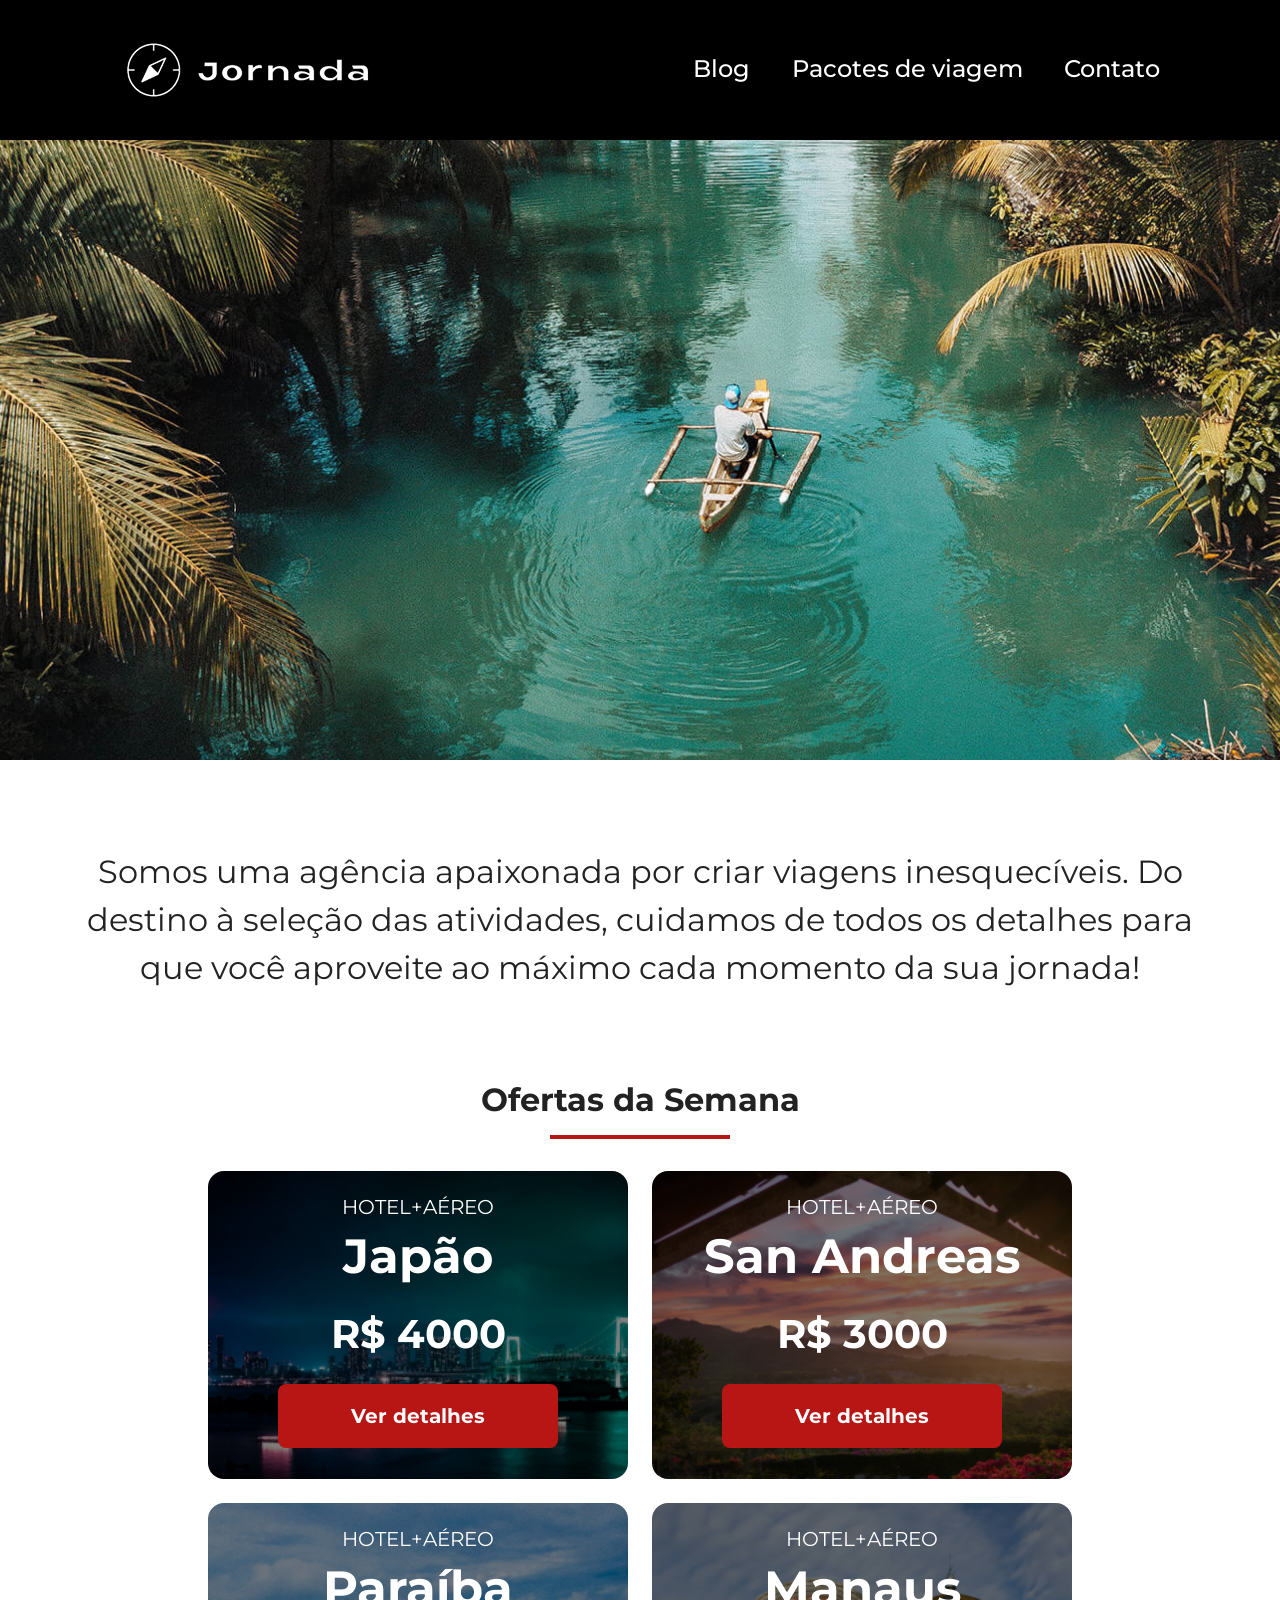
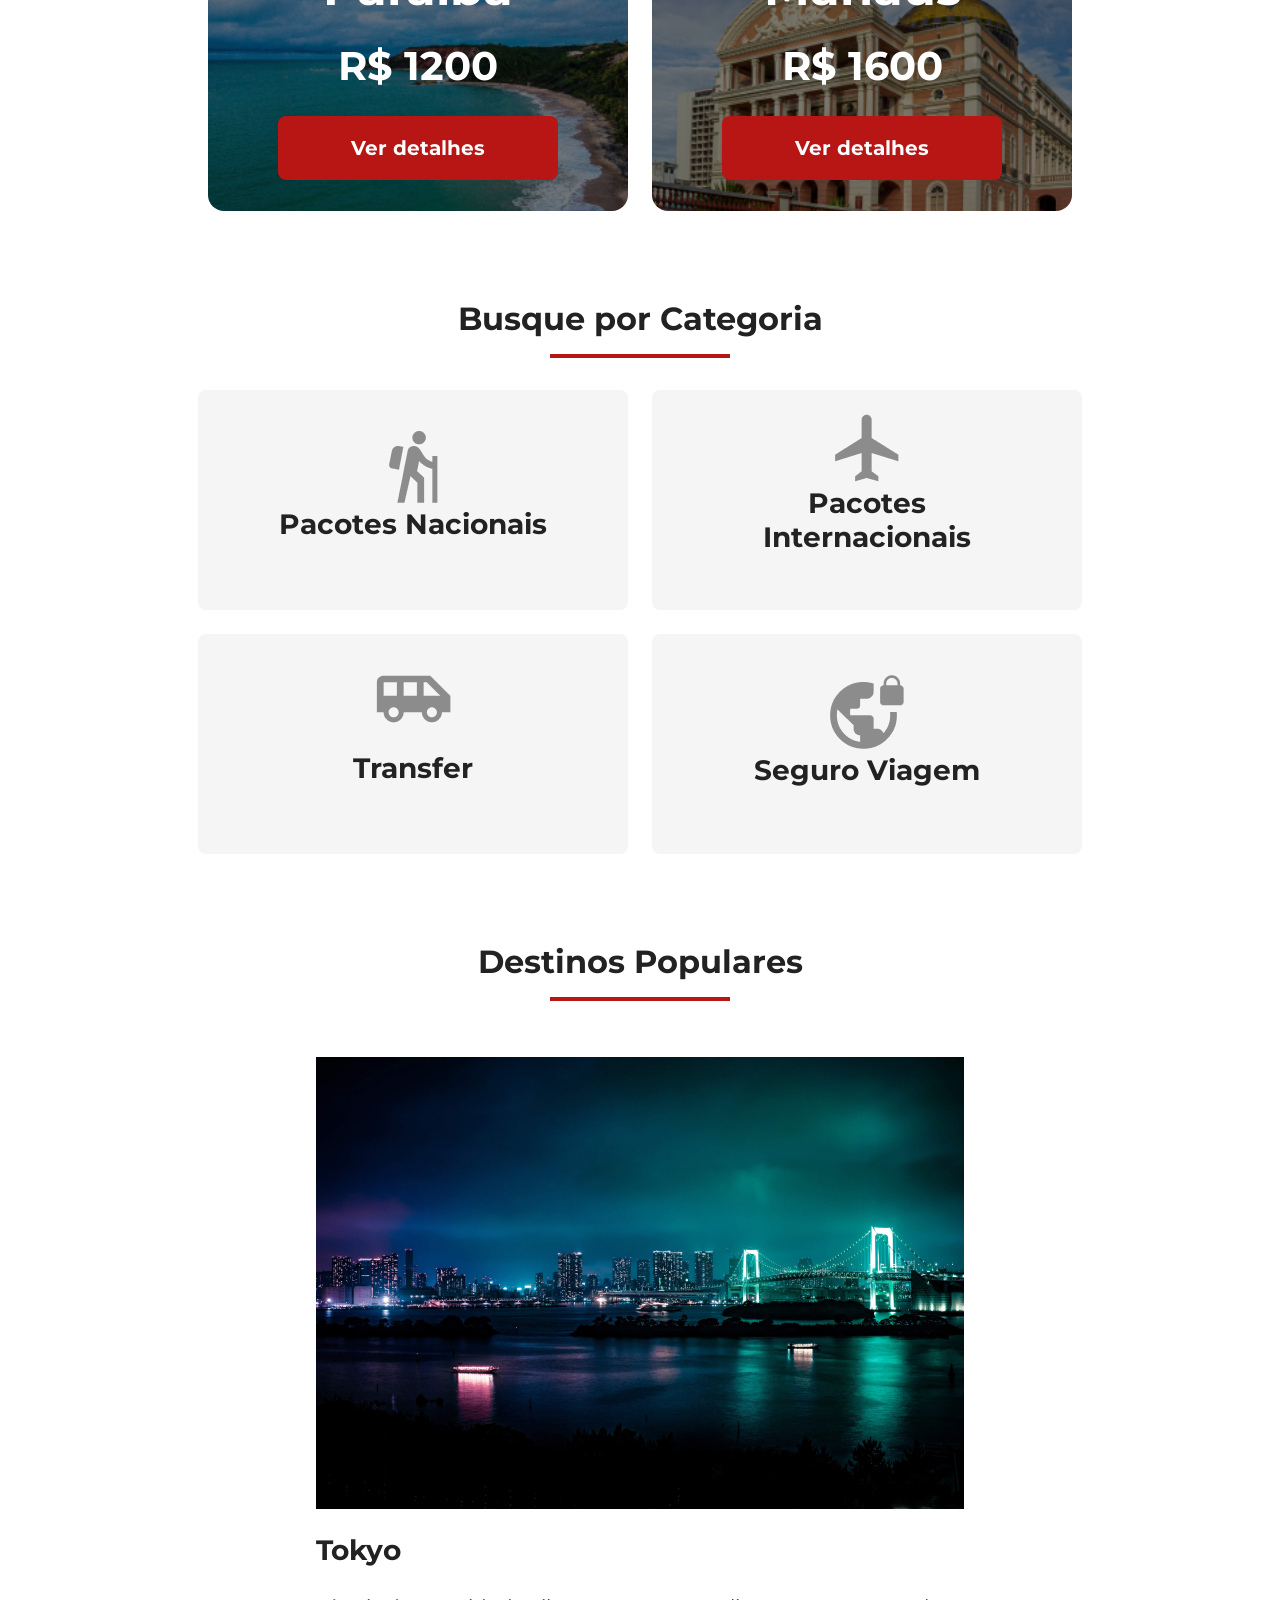
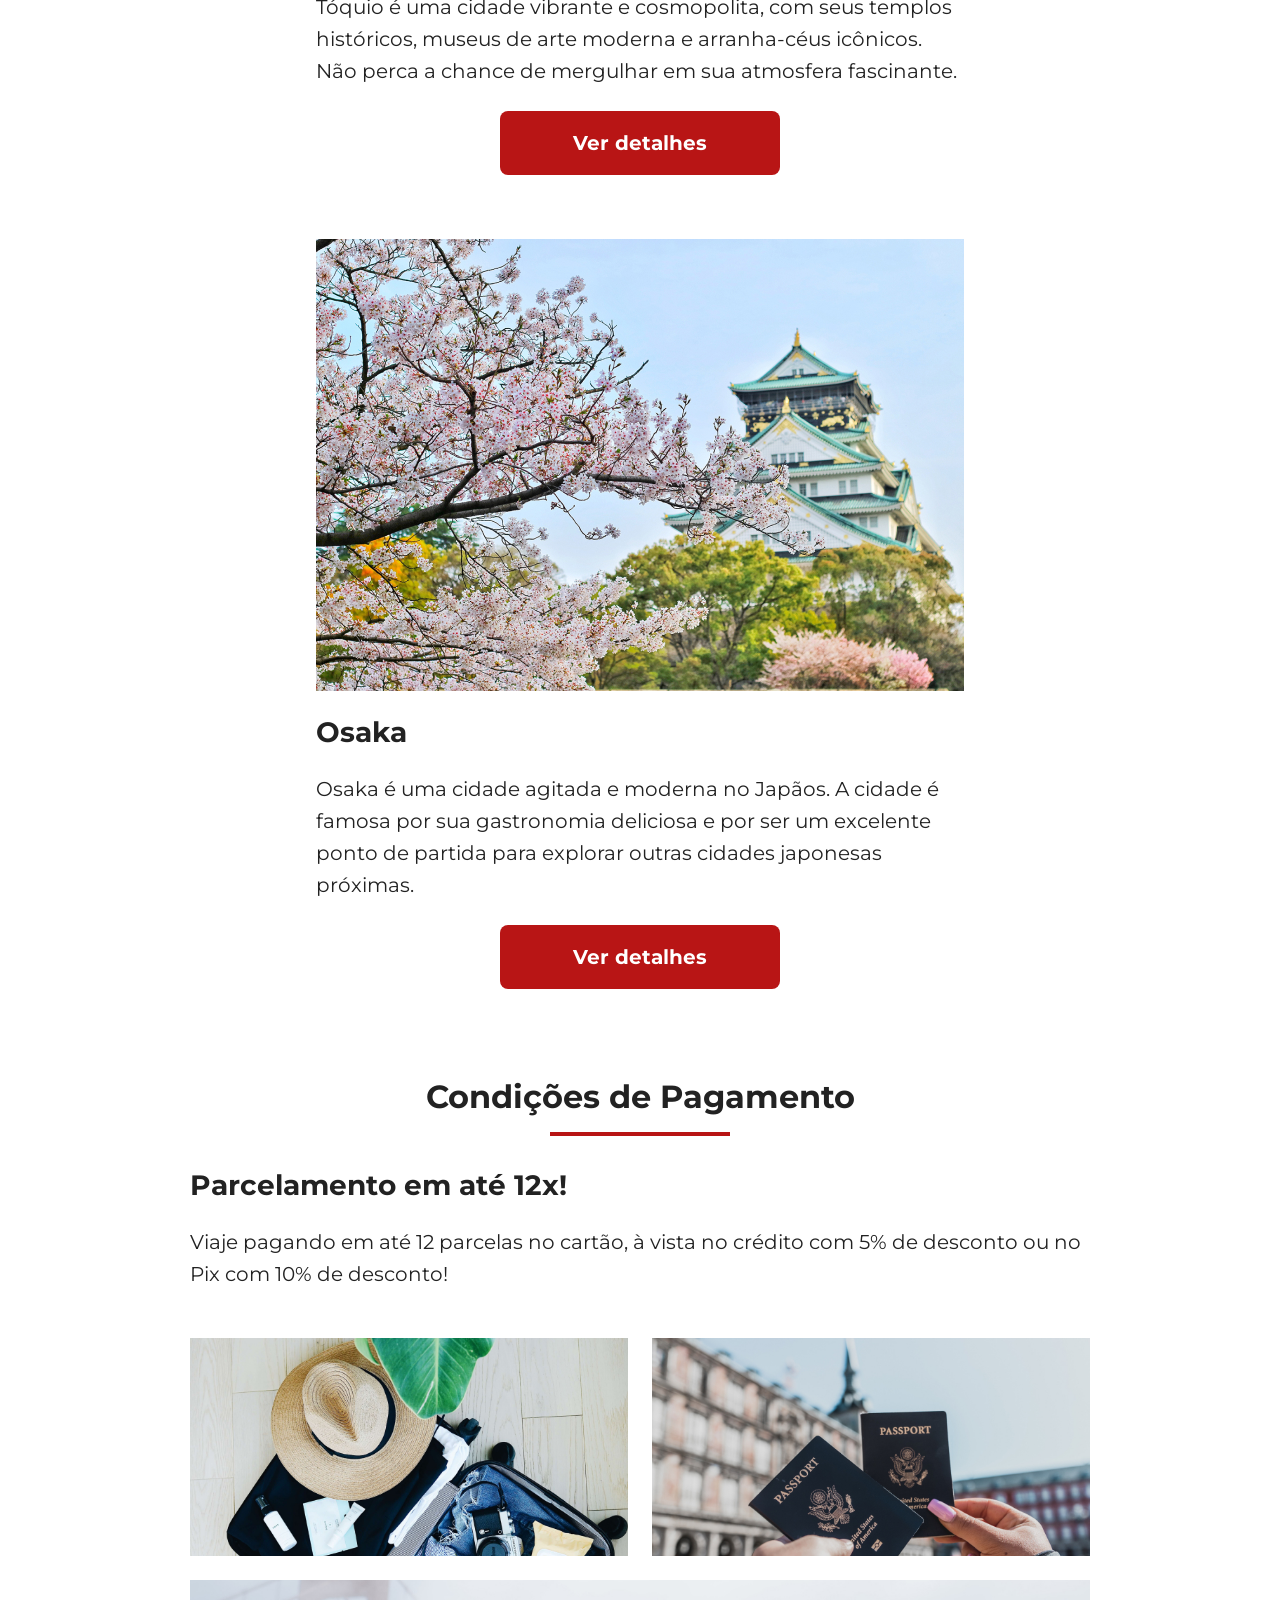
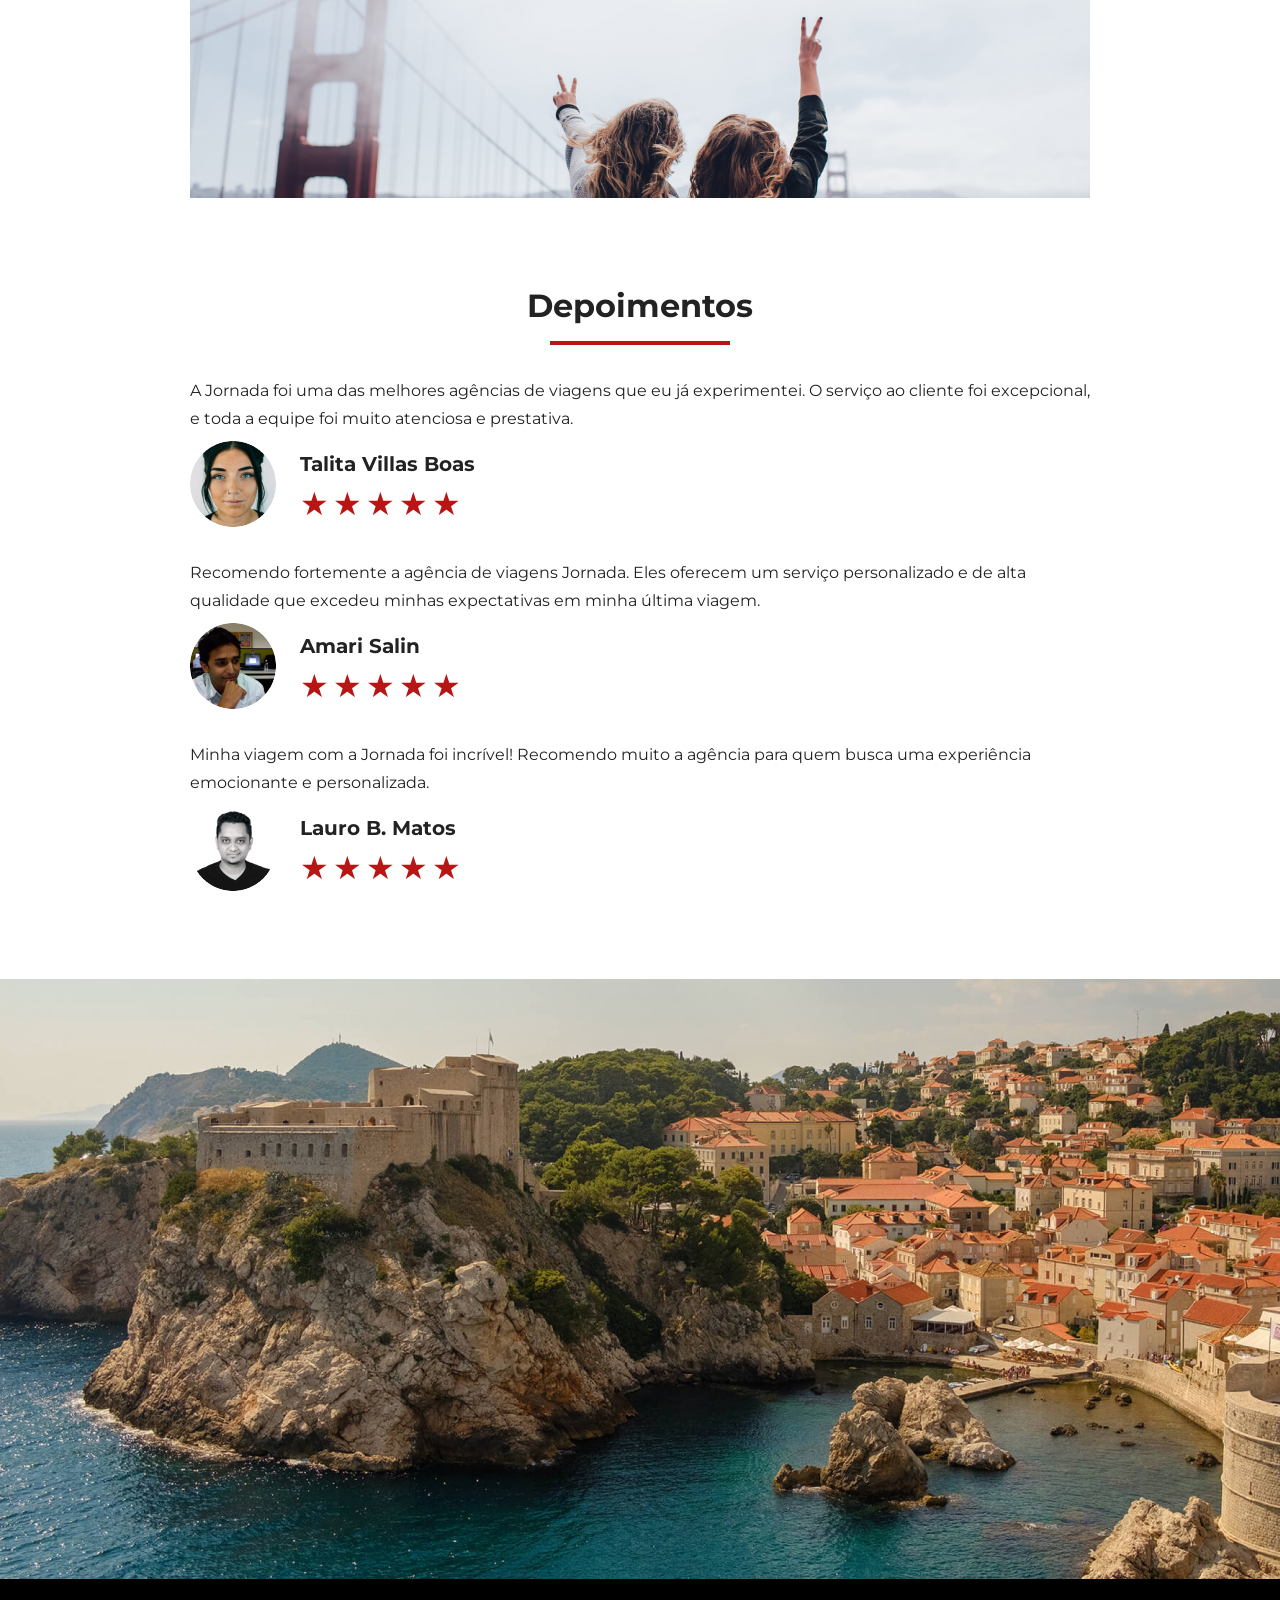
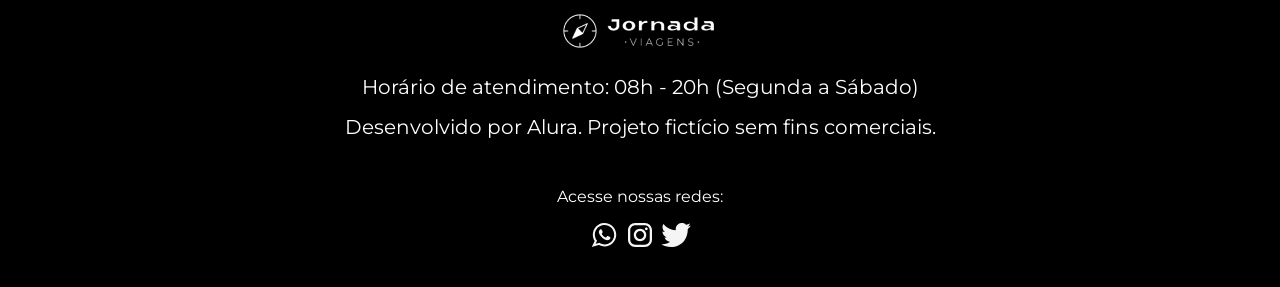
<file: index.html>
<!doctype html>
<html lang="pt-BR">
  <head>
    <meta charset="UTF-8" />
    <meta name="viewport" content="width=device-width, initial-scale=1.0" />
    <meta
      name="description"
      content="Jornada Viagens, uma agência apaixonada por criar viagens inesquecíveis."
    />
    <meta name="og:title" content="Jornada Viagens" />
    <meta
      name="og:description"
      content="Jornada Viagens, uma agência apaixonada por criar viagens inesquecíveis."
    />
    <meta
      name="og:image"
      content="https://ervcit-hub.github.io/jornada-viagens/img/Logo-rodape.png"
    />
    <meta name="og:type" content="website" />
    <meta
      name="og:url"
      content="https://ervcit-hub.github.io/jornada-viagens"
    />
    <link rel="icon" href="../jornada-viagens/img/favicon.svg" type="xml/svg" />
    <link rel="stylesheet" href="css/style.css" />
    <title>Jornada Viagens</title>
  </head>
  <body>
    <header class="main-header">
      <a class="logo" href="index.html" title="voltar para a página inicial"
        ><img
          class="img-mobile"
          src="img/bussola-jornada-branca.png"
          alt="Bussola do logo Jornada Viagens na cor branca"
        />
        <img
          class="img-desktop"
          src="img/bussola-texto-jornada-branca.png"
          alt="logo Jornada Viagens na cor branca"
        />
      </a>
      <div class="navigation-menu">
        <label for="menu">
          <img src="img/menu.png" alt="menu" />
        </label>
        <input type="checkbox" id="menu" hidden />

        <nav>
          <ul class="list-links">
            <li>
              <a href="blog.html" target="_blank" title="Acessar Blog">Blog</a>
            </li>
            <li>
              <a
                href="pacotes.html"
                target="_blank"
                title="Acessar Pacotes de viagem"
                >Pacotes de viagem</a
              >
            </li>
            <li>
              <a href="contato.html" target="_blank" title="Acessar Contato"
                >Contato</a
              >
            </li>
          </ul>
        </nav>
      </div>
    </header>
    <main>
      <section class="hero">
        <div class="hero-img"></div>
        <h2>
          Somos uma agência apaixonada por criar viagens inesquecíveis. Do
          destino à seleção das atividades, cuidamos de todos os detalhes para
          que você aproveite ao máximo cada momento da sua jornada!
        </h2>
      </section>
      <section class="offers">
        <div class="section-title">
          <h2>Ofertas da Semana</h2>
          <hr />
        </div>
        <div class="offers-cards">
          <article class="card japao">
            <header>
              <p>HOTEL+AÉREO</p>
              <h3>
                Japão<br />
                <span>R$ 4000</span>
              </h3>
            </header>
            <footer><a href="#" class="button">Ver detalhes</a></footer>
          </article>
          <article class="card san-andreas">
            <header>
              <p>HOTEL+AÉREO</p>
              <h3>
                San Andreas<br />
                <span>R$ 3000</span>
              </h3>
            </header>
            <footer><a href="#" class="button">Ver detalhes</a></footer>
          </article>
          <article class="card paraiba">
            <header>
              <p>HOTEL+AÉREO</p>
              <h3>
                Paraíba <br />
                <span>R$ 1200</span>
              </h3>
            </header>
            <footer><a href="#" class="button">Ver detalhes</a></footer>
          </article>
          <article class="card manaus">
            <header>
              <p>HOTEL+AÉREO</p>
              <h3>
                Manaus<br />
                <span>R$ 1600</span>
              </h3>
            </header>
            <footer><a href="#" class="button">Ver detalhes</a></footer>
          </article>
        </div>
      </section>
      <section class="categories">
        <div class="section-title">
          <h2>Busque por Categoria</h2>
          <hr />
        </div>
        <div class="categories-cards">
          <a
            href="#"
            class="card pacotes-nacionais"
            target="_blank"
            title="Acessar pacotes nacionais"
          >
            <img
              src="img/mobile- pacotes nacionais.png"
              alt="Icone de pessoa fazendo trilha representando pacotes nacionais"
            />
            <h3 class="content-title">Pacotes Nacionais</h3>
          </a>
          <a
            href="#"
            class="card pacotes-internacionais"
            target="_blank"
            title="Acessar pacotes internacionais"
          >
            <img
              src="img/mobile - pacotes interacionais.png"
              alt="Icone de Avião representando pacotes internacionais"
            />
            <h3 class="content-title">
              Pacotes <br />
              Internacionais
            </h3>
          </a>
          <a
            href="#"
            class="card transfer"
            target="_blank"
            title="Acessar Transfer"
          >
            <img
              src="img/mobile-transfer.png"
              alt="Icone de van representando transfer"
            />
            <h3 class="content-title">Transfer</h3>
          </a>
          <a
            href="#"
            class="card"
            target="_blank"
            title="Acessar Seguro Viagem"
          >
            <img
              src="img/mobile-seguro viagem.png"
              alt="Icone do planeta com cadeado representando seguro viagem"
            />
            <h3 class="content-title">Seguro Viagem</h3>
          </a>
        </div>
      </section>
      <section class="destinations">
        <div class="section-title">
          <h2>Destinos Populares</h2>
          <hr />
        </div>
        <div class="destination-items">
          <article class="item">
            <header>
              <div class="img-item tokyo"></div>
              <h3 class="content-title">Tokyo</h3>
            </header>
            <p class="content-text">
              Tóquio é uma cidade vibrante e cosmopolita, com seus templos
              históricos, museus de arte moderna e arranha-céus icônicos. Não
              perca a chance de mergulhar em sua atmosfera fascinante.
            </p>
            <footer>
              <a
                href="#"
                class="button"
                target="_blank"
                title="Veja mais detalhes do destino Tokyo"
                >Ver detalhes</a
              >
            </footer>
          </article>
          <article class="item">
            <header>
              <div class="img-item osaka"></div>
              <h3 class="content-title">Osaka</h3>
            </header>
            <p class="content-text">
              Osaka é uma cidade agitada e moderna no Japãos. A cidade é famosa
              por sua gastronomia deliciosa e por ser um excelente ponto de
              partida para explorar outras cidades japonesas próximas.
            </p>
            <footer>
              <a
                href="#"
                class="button"
                target="_blank"
                title="Veja mais detalhes do destino Osaka"
                >Ver detalhes</a
              >
            </footer>
          </article>
        </div>
      </section>
      <section class="payments">
        <div class="section-title">
          <h2>Condições de Pagamento</h2>
          <hr />
        </div>
        <div class="content-container">
          <div class="text-content">
            <h3 class="content-title">Parcelamento em até 12x!</h3>
            <p class="content-text">
              Viaje pagando em até 12 parcelas no cartão, à vista no crédito com
              5% de desconto ou no Pix com 10% de desconto!
            </p>
          </div>
          <div class="image-gallery">
            <div class="image bag"></div>
            <div class="image passport"></div>
            <div class="image bridge colspan-2"></div>
          </div>
        </div>
      </section>
      <section class="testimonials">
        <div class="section-title">
          <h2>Depoimentos</h2>
          <hr />
        </div>
        <div class="testimonial-container">
          <article>
            <header>
              <p>
                A Jornada foi uma das melhores agências de viagens que eu já
                experimentei. O serviço ao cliente foi excepcional, e toda a
                equipe foi muito atenciosa e prestativa.
              </p>
            </header>
            <footer>
              <img
                src="img/Avatar-Talita.png"
                alt="Imagem de perfil da cliente Talita Villas Boas"
              />
              <div class="profile-content">
                <h3>Talita Villas Boas</h3>
                <div class="rating">
                  <span class="star">★</span>
                  <span class="star">★</span>
                  <span class="star">★</span>
                  <span class="star">★</span>
                  <span class="star">★</span>
                </div>
              </div>
            </footer>
          </article>
          <article>
            <header>
              <p>
                Recomendo fortemente a agência de viagens Jornada. Eles oferecem
                um serviço personalizado e de alta qualidade que excedeu minhas
                expectativas em minha última viagem.
              </p>
            </header>
            <footer>
              <img
                src="img/Avatar-Amari.png"
                alt="Imagem de perfil da cliente Amari Salin"
              />
              <div class="profile-content">
                <h3>Amari Salin</h3>
                <div class="rating">
                  <span class="star">★</span>
                  <span class="star">★</span>
                  <span class="star">★</span>
                  <span class="star">★</span>
                  <span class="star">★</span>
                </div>
              </div>
            </footer>
          </article>
          <article>
            <header>
              <p>
                Minha viagem com a Jornada foi incrível! Recomendo muito a
                agência para quem busca uma experiência emocionante e
                personalizada.
              </p>
            </header>
            <footer>
              <img
                src="img/Avatar-Lauro.png"
                alt="Imagem de perfil da cliente Lauro B. Matos"
              />
              <div class="profile-content">
                <h3>Lauro B. Matos</h3>
                <div class="rating">
                  <span class="star">★</span>
                  <span class="star">★</span>
                  <span class="star">★</span>
                  <span class="star">★</span>
                  <span class="star">★</span>
                </div>
              </div>
            </footer>
          </article>
        </div>
      </section>
    </main>

    <section class="bottom-hero">
      <div class="hero-img"></div>
    </section>
    <footer class="main-footer">
      <div class="footer-content">
        <img src="img/Logo-rodape.png" alt="logo completo do Jornada Viagens" />
        <p>Horário de atendimento: 08h - 20h (Segunda a Sábado)</p>
        <p>Desenvolvido por Alura. Projeto fictício sem fins comerciais.</p>
      </div>
      <div class="footer-social">
        <p>Acesse nossas redes:</p>
        <a
          href="#"
          target="_blank"
          title="Entre em contato através do whatsapp"
        >
          <img src="img/Whatsapp.svg" alt="icone do Whatsapp na cor branca"
        /></a>
        <a
          href="#"
          target="_blank"
          title="Acesse o Instagram do Jornada Viagens"
        >
          <img src="img/Instagram.svg" alt="icone do Instragam na cor branca"
        /></a>
        <a
          href="#"
          target="_blank"
          title="Acesse o Twitter/X do Jornada Viagens"
        >
          <img src="img/Twitter.svg" alt="icone do Twitter/X na cor branca"
        /></a>
      </div>
    </footer>
  </body>
</html>
</file>
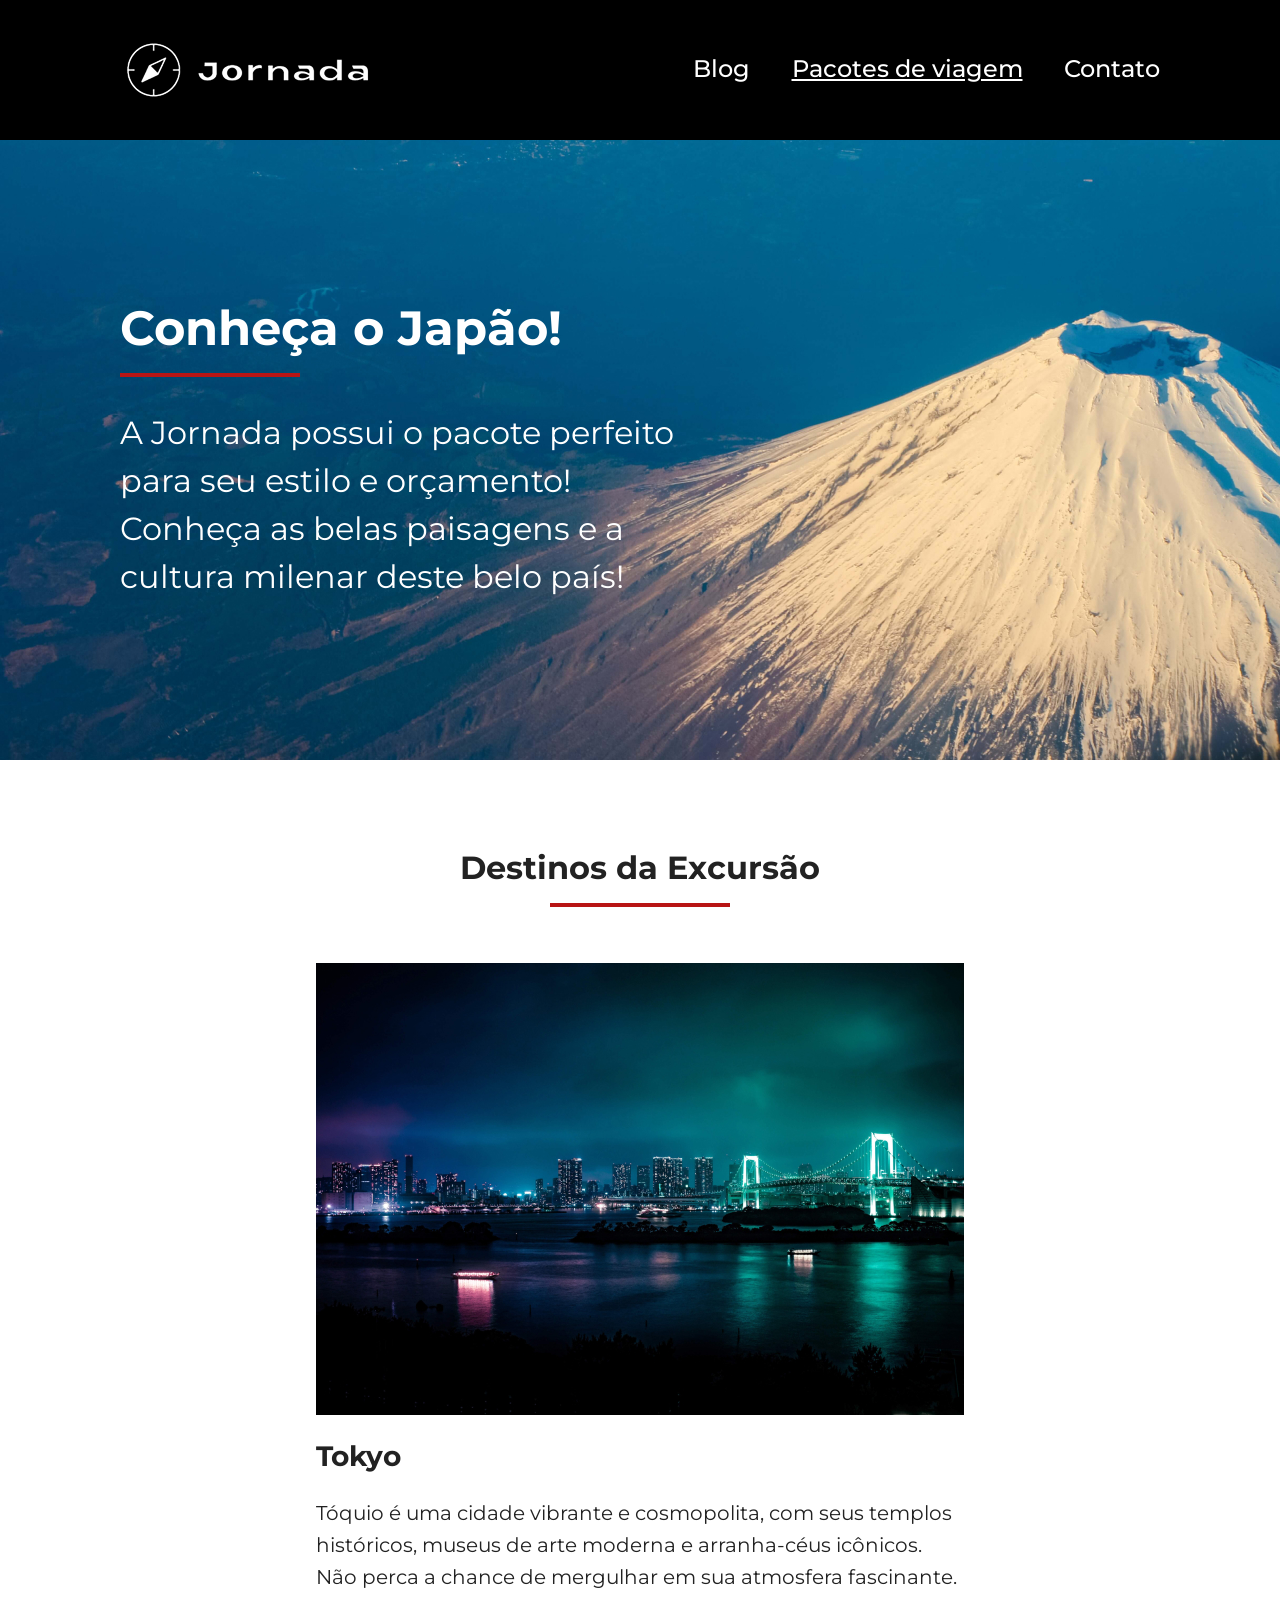
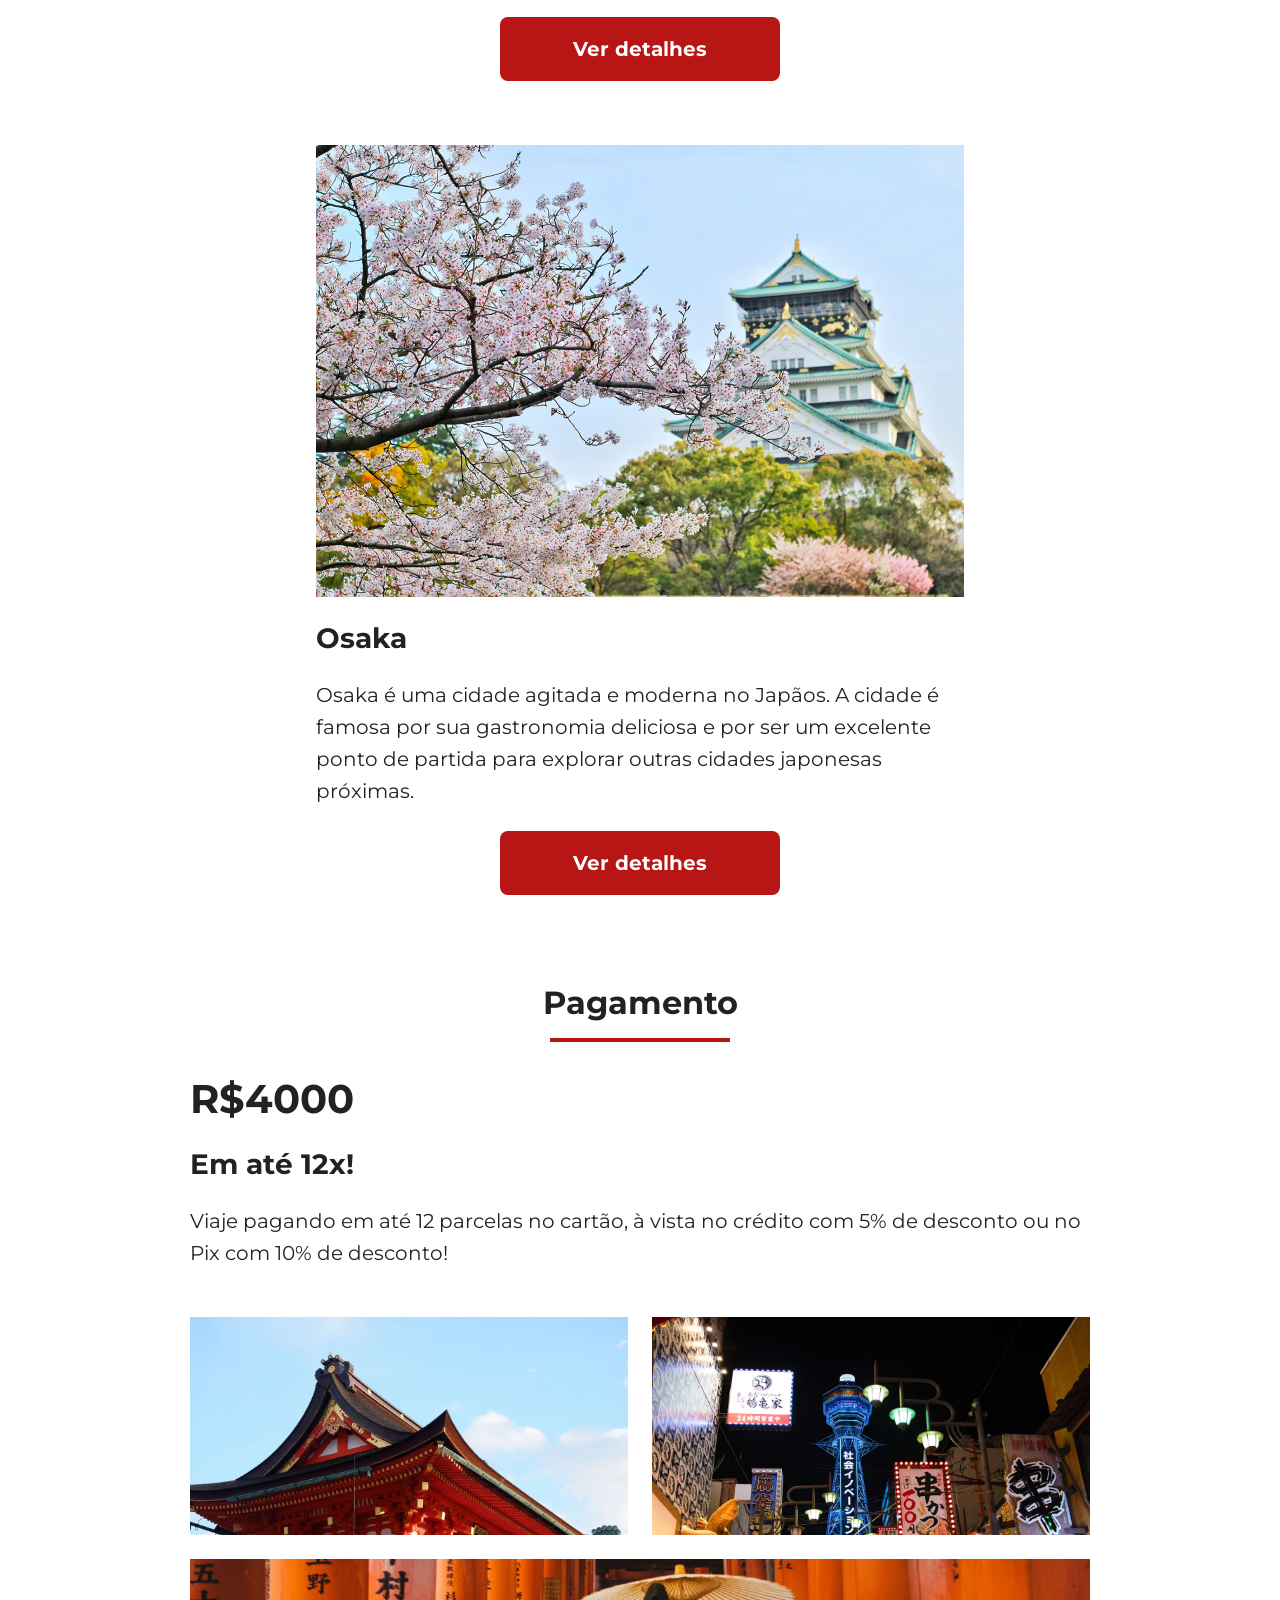
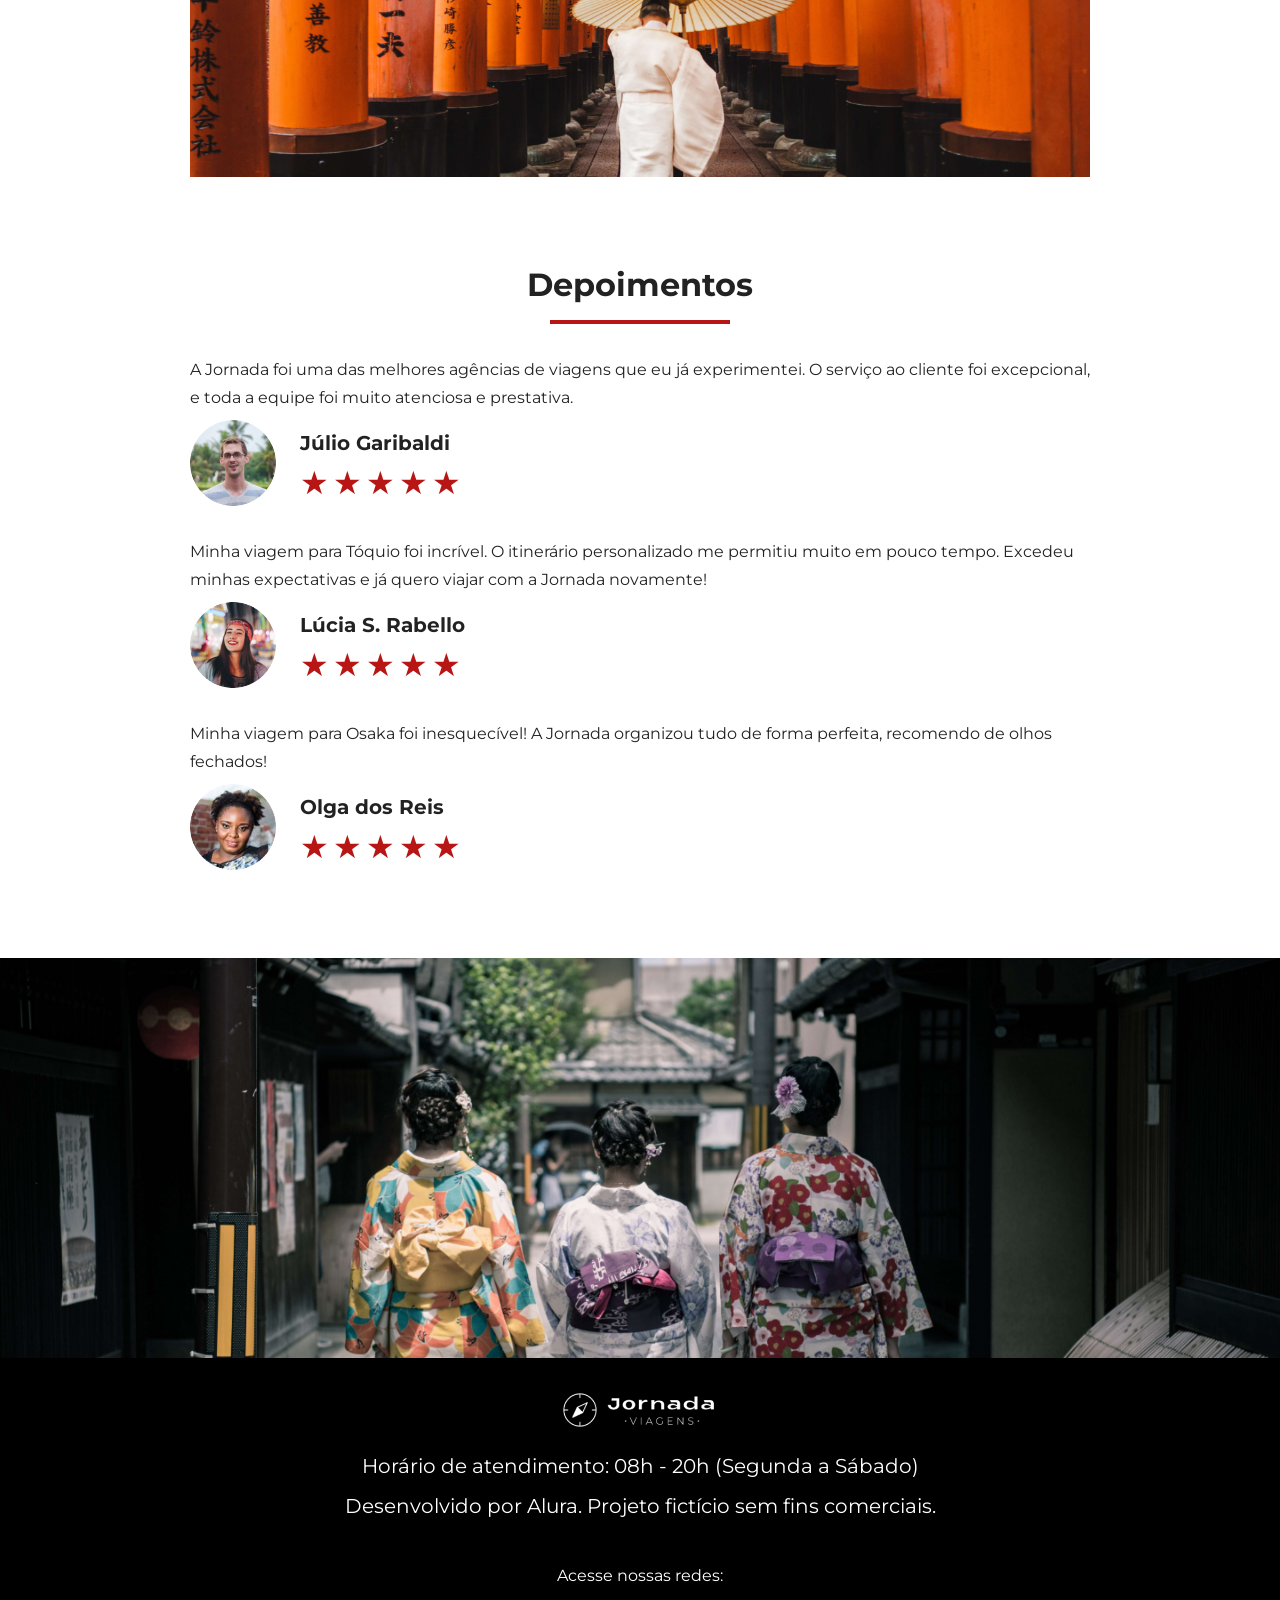
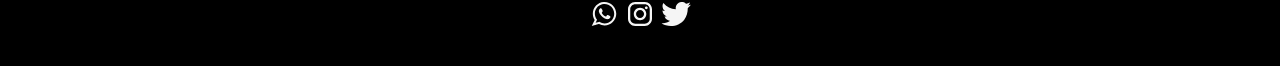
<file: pacotes.html>
<!doctype html>
<html lang="pt-BR">
  <head>
    <meta charset="UTF-8" />
    <meta name="viewport" content="width=device-width, initial-scale=1.0" />
    <meta
      name="description"
      content="Jornada Viagens, uma agência apaixonada por criar viagens inesquecíveis."
    />
    <meta name="og:title" content="Jornada Viagens" />
    <meta
      name="og:description"
      content="Jornada Viagens, uma agência apaixonada por criar viagens inesquecíveis."
    />
    <meta
      name="og:image"
      content="https://ervcit-hub.github.io/jornada-viagens/img/Logo-rodape.png"
    />
    <meta name="og:type" content="website" />
    <meta
      name="og:url"
      content="https://ervcit-hub.github.io/jornada-viagens"
    />
    <link rel="icon" href="../jornada-viagens/img/favicon.svg" type="xml/svg" />
    <link rel="stylesheet" href="css/style.css" />
    <title>Jornada Viagens</title>
  </head>
  <body>
    <header class="main-header">
      <a class="logo" href="index.html" title="voltar para a página inicial"
        ><img
          class="img-mobile"
          src="img/bussola-jornada-branca.png"
          alt="Bussola do logo Jornada Viagens na cor branca"
        />
        <img
          class="img-desktop"
          src="img/bussola-texto-jornada-branca.png"
          alt="logo Jornada Viagens na cor branca"
        />
      </a>
      <div class="navigation-menu">
        <label for="menu">
          <img src="img/menu.png" alt="menu" />
        </label>
        <input type="checkbox" id="menu" hidden />

        <nav>
          <ul class="list-links">
            <li>
              <a href="blog.html" target="_blank" title="Acessar Blog">Blog</a>
            </li>
            <li>
              <a class="active"
                href="pacotes.html"
                target="_blank"
                title="Acessar Pacotes de viagem"
                >Pacotes de viagem</a
              >
            </li>
            <li>
              <a href="contato.html" target="_blank" title="Acessar Contato"
                >Contato</a
              >
            </li>
          </ul>
        </nav>
      </div>
    </header>
    <main>
      <section class="travel-packages hero">
        <div class="hero-img">
          <div class="hero-content">
            <h1>Conheça o Japão!</h1>
            <hr>
            <p>A Jornada possui o pacote perfeito para seu estilo e orçamento! Conheça as belas paisagens e a  cultura milenar deste belo país!</p>
          </div>
        </div>
      </section>
      <section class="destinations">
        <div class="section-title">
          <h2>Destinos da Excursão</h2>
          <hr />
        </div>
        <div class="destination-items">
          <article class="item">
            <header>
              <div class="img-item tokyo"></div>
              <h3 class="content-title">Tokyo</h3>
            </header>
            <p class="content-text">
              Tóquio é uma cidade vibrante e cosmopolita, com seus templos
              históricos, museus de arte moderna e arranha-céus icônicos. Não
              perca a chance de mergulhar em sua atmosfera fascinante.
            </p>
            <footer>
              <a
                href="#"
                class="button"
                target="_blank"
                title="Veja mais detalhes do destino Tokyo"
                >Ver detalhes</a
              >
            </footer>
          </article>
          <article class="item">
            <header>
              <div class="img-item osaka"></div>
              <h3 class="content-title">Osaka</h3>
            </header>
            <p class="content-text">
              Osaka é uma cidade agitada e moderna no Japãos. A cidade é famosa
              por sua gastronomia deliciosa e por ser um excelente ponto de
              partida para explorar outras cidades japonesas próximas.
            </p>
            <footer>
              <a
                href="#"
                class="button"
                target="_blank"
                title="Veja mais detalhes do destino Osaka"
                >Ver detalhes</a
              >
            </footer>
          </article>
        </div>
      </section>
      <section class="travel-packages payments">
        <div class="section-title">
          <h2>Pagamento</h2>
          <hr />
        </div>
        <div class="content-container">
          <div class="text-content">
            <h3 class="content-title">R$4000</h3>
            <h4 class="content-title">Em até 12x!</h4>
            <p class="content-text">
              Viaje pagando em até 12 parcelas no cartão, à vista no crédito com 5% de desconto ou no Pix com 10% de desconto! 
            </p>
          </div>
          <div class="image-gallery">
            <div class="image first"></div>
            <div class="image second"></div>
            <div class="image third colspan-2"></div>
          </div>
        </div>
      </section>
      <section class="testimonials">
        <div class="section-title">
          <h2>Depoimentos</h2>
          <hr />
        </div>
        <div class="testimonial-container">
          <article>
            <header>
              <p>
                A Jornada foi uma das melhores agências de viagens que eu já
                experimentei. O serviço ao cliente foi excepcional, e toda a
                equipe foi muito atenciosa e prestativa.
              </p>
            </header>
            <footer>
              <img
                src="img/pacotes/avatar-julio.png"
                alt="Imagem de perfil do cliente Júlio Garibaldi"
              />
              <div class="profile-content">
                <h3>Júlio Garibaldi</h3>
                <div class="rating">
                  <span class="star">★</span>
                  <span class="star">★</span>
                  <span class="star">★</span>
                  <span class="star">★</span>
                  <span class="star">★</span>
                </div>
              </div>
            </footer>
          </article>
          <article>
            <header>
              <p>
                Minha viagem para Tóquio foi incrível. O itinerário personalizado me permitiu muito em pouco tempo. Excedeu minhas expectativas e já quero viajar com a Jornada novamente!
              </p>
            </header>
            <footer>
              <img
                src="img/pacotes/avatar-lucia.png"
                alt="Imagem de perfil da cliente Lúcia S. Rabello"
              />
              <div class="profile-content">
                <h3>Lúcia S. Rabello</h3>
                <div class="rating">
                  <span class="star">★</span>
                  <span class="star">★</span>
                  <span class="star">★</span>
                  <span class="star">★</span>
                  <span class="star">★</span>
                </div>
              </div>
            </footer>
          </article>
          <article>
            <header>
              <p>
                Minha viagem para Osaka foi inesquecível! A Jornada organizou tudo de forma perfeita, recomendo de olhos fechados!
              </p>
            </header>
            <footer>
              <img
                src="img/pacotes/avatar-olga.png"
                alt="Imagem de perfil da cliente Olga dos Reis"
              />
              <div class="profile-content">
                <h3>Olga dos Reis</h3>
                <div class="rating">
                  <span class="star">★</span>
                  <span class="star">★</span>
                  <span class="star">★</span>
                  <span class="star">★</span>
                  <span class="star">★</span>
                </div>
              </div>
            </footer>
          </article>
        </div>
      </section>
    </main>

    <section class="travel-packages bottom-hero">
      <div class="hero-img"></div>
    </section>
    <footer class="main-footer">
      <div class="footer-content">
        <img src="img/Logo-rodape.png" alt="logo completo do Jornada Viagens" />
        <p>Horário de atendimento: 08h - 20h (Segunda a Sábado)</p>
        <p>Desenvolvido por Alura. Projeto fictício sem fins comerciais.</p>
      </div>
      <div class="footer-social">
        <p>Acesse nossas redes:</p>
        <a
          href="#"
          target="_blank"
          title="Entre em contato através do whatsapp"
        >
          <img src="img/Whatsapp.svg" alt="icone do Whatsapp na cor branca"
        /></a>
        <a
          href="#"
          target="_blank"
          title="Acesse o Instagram do Jornada Viagens"
        >
          <img src="img/Instagram.svg" alt="icone do Instragam na cor branca"
        /></a>
        <a
          href="#"
          target="_blank"
          title="Acesse o Twitter/X do Jornada Viagens"
        >
          <img src="img/Twitter.svg" alt="icone do Twitter/X na cor branca"
        /></a>
      </div>
    </footer>
  </body>
</html>
</file>
<file: css/style.css>
@import url(global.css);
@import url(header.css);
@import url(hero.css);
@import url(offers.css);
@import url(catergories.css);
@import url(destinations.css);
@import url(payments.css);
@import url(testimonials.css);
@import url(footer.css);
</file>
